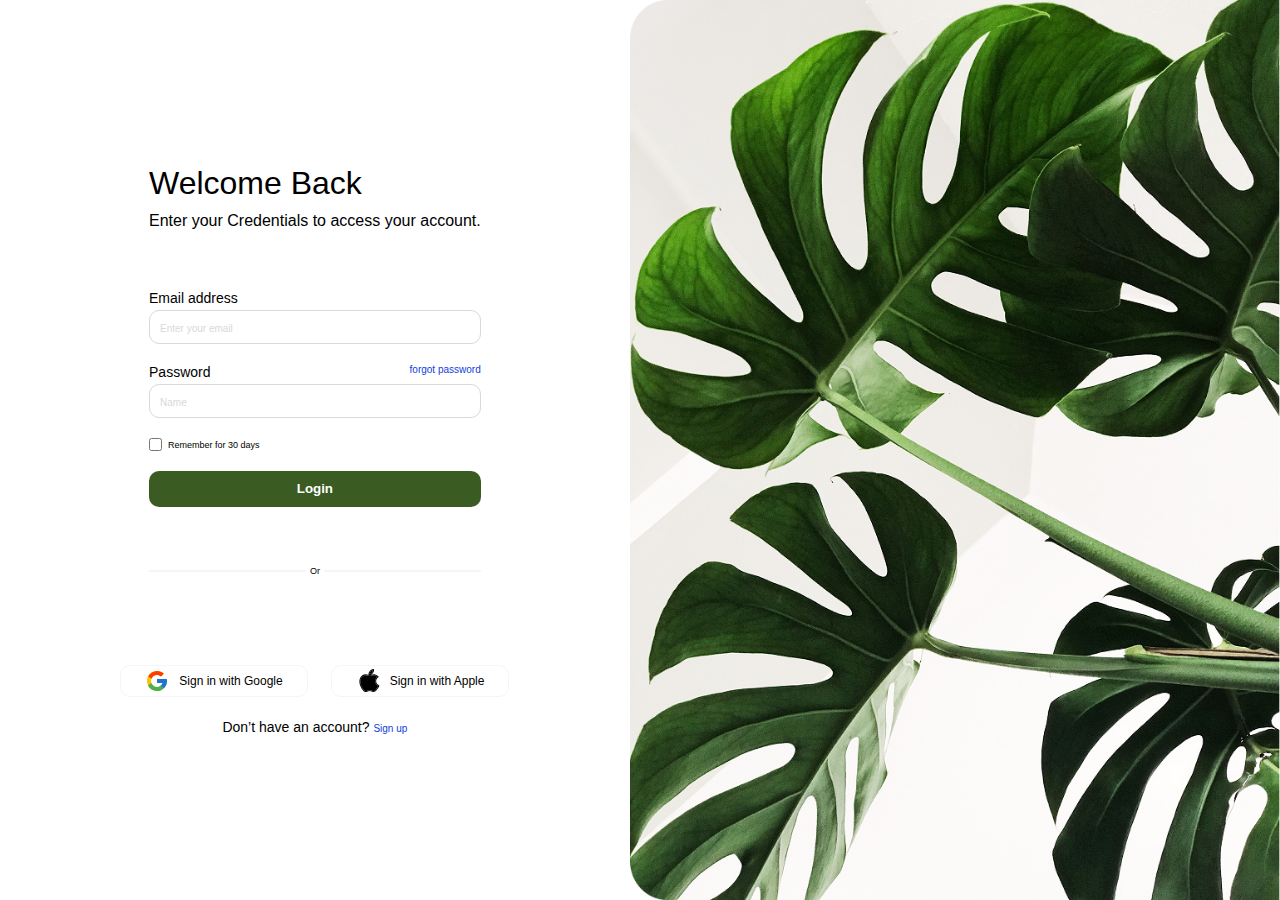
<file: signin/index.html>
<!DOCTYPE html>
<html lang="pt-br">
<head>
    <meta charset="UTF-8">
    <meta name="viewport" content="width=device-width, initial-scale=1.0">
    <title>Sign In</title>
    <link rel="stylesheet" href="./style.css">
</head>
<body>
    <main>
        <section>
            <div class="form-container">
                <h1>Welcome Back</h1>
                <p>Enter your Credentials to access your account.</p>
                <form action="" method="post">
                    <fieldset>
                        <label for="email">Email address</label>
                        <input placeholder="Enter your email" type="email" name="email" id="email">
                    </fieldset>
                    <fieldset>
                        <div class="title-wrapper">
                            <label for="Password">Password</label>
                            <a href="">forgot password</a>
                        </div>
                        <input placeholder="Name" type="password" name="password" id="password">
                    </fieldset>
                    <fieldset class="checkbox">
                        <input type="checkbox" name="" id="remember">
                        <label for="remember">Remember for 30 days</label>
                    </fieldset>
                    <button type="submit">Login</button>
                </form>
                <div class="divider">
                    <div class="line"></div>
                    <p>Or</p>
                    <div class="line"></div>
                    </div>
                </div>
                <div class="sso-container">
                    <button>
                        <img src="../assets/icons/icons8-google 1.svg" alt="logo google">
                        <p>Sign in with Google</p>
                    </button>
                    <button>
                        <img src="../assets/icons/icons8-apple-logo 1.svg" alt="logo icons8-apple-logo">
                        <p>Sign in with Apple</p>
                    </button>
                </div>
                <div>
                    <p class="redirect-sign-up">Don’t have an account? <a href="">Sign up</a></p>
                </div>
            </div>
        </section>
        <img src="../assets/img/costela-de-adao.png" alt="foto de uma planta costela de adão">
    </main>
    <script>
         document.getElementById("loginForm").addEventListener("submit", function (e) {
      e.preventDefault();
      alert("Login realizado com sucesso!");
       });
    </script>
</body>
</html>
</file>
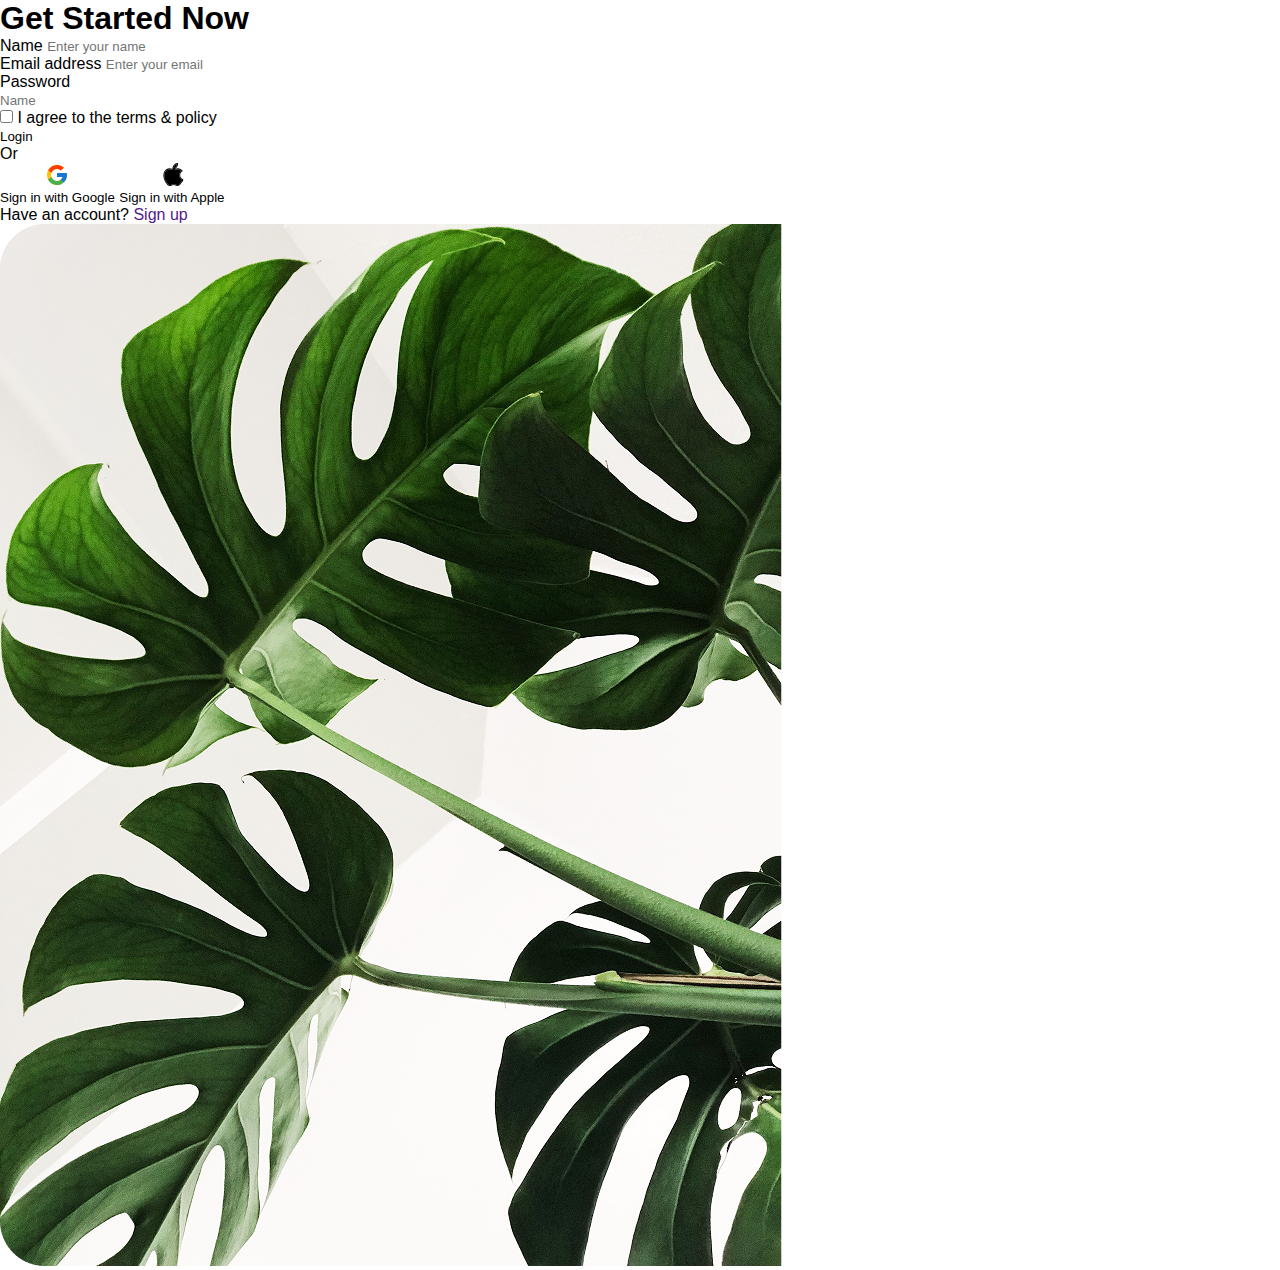
<file: signup/index.html>
<!DOCTYPE html>
<html lang="pt-br">
<head>
    <meta charset="UTF-8">
    <meta name="viewport" content="width=device-width, initial-scale=1.0">
    <title>Sign Up</title>
    <link rel="stylesheet" href="./style.css">
</head>
<body>
    <main>
        <section>
            <div class="form-container">
                <h1>Get Started Now</h1>
                <form action="" method="post">
                    <fieldset>
                        <label for="email">Name</label>
                        <input placeholder="Enter your name" type="name" name="name" id="name">
                    </fieldset>
                    <fieldset>
                        <label for="email">Email address</label>
                        <input placeholder="Enter your email" type="email" name="email" id="email">
                    </fieldset>
                    <fieldset>
                        <div class="title-wrapper">
                            <label for="Password">Password</label>
                        </div>
                        <input placeholder="Name" type="password" name="password" id="password">
                    </fieldset>
                    <fieldset class="checkbox">
                        <input type="checkbox" name="" id="remember">
                        <label for="remember">I agree to the terms & policy</label>
                    </fieldset>
                    <button type="submit">Login</button>
                </form>
                <div class="divider">
                    <div class="line"></div>
                    <p>Or</p>
                    <div class="line"></div>
                    </div>
                </div>
                <div class="sso-container">
                    <button>
                        <img src="../assets/icons/icons8-google 1.svg" alt="logo google">
                        <p>Sign in with Google</p>
                    </button>
                    <button>
                        <img src="../assets/icons/icons8-apple-logo 1.svg" alt="logo icons8-apple-logo">
                        <p>Sign in with Apple</p>
                    </button>
                </div>
                <div>
                    <p class="redirect-sign-up">Have an account? <a href="">Sign up</a></p>
                </div>
            </div>
        </section>
        <img src="../assets/img/costela-de-adao.png" alt="foto de uma planta costela de adão">
    </main>
    <script>
    document.getElementById("signupForm").addEventListener("submit", function (e) {
      e.preventDefault();
      alert("Cadastro realizado com sucesso!");
    });
  </script>
</body>
</html>
</file>
<file: signin/style.css>
@import url("../style/global.css");

 main {
     width: 100vw;
     height: 100vh;

     display: flex;
    }

 section {
    width: 49.2vw;

    display: flex;
    flex-direction: column;
    align-items: center;
    justify-content: center;
 }

 h1 {
    font-size: 32px;
    font-weight: 500;
    font-style: normal;
    color: var(--black)
 }

 .form-container > p {
    font-size: 16px;
    font-weight: 500;
    margin-top: 10px;
    color: var(--black)
   }
   
   form {
      display: flex;
      flex-direction: column;
      gap: 20px;
    margin-top: 60px;
 }

fieldset {
    display: flex;
    flex-direction: column;
    gap: 4px;
}

.checkbox {
   flex-direction: row;
   gap: 6px;
   justify-content: flex-start;
   align-items: center;
}

.checkbox > label {
   font-size: 9px;
}

form button {
   height: 35.4px;
   background-color: var(--green);
   color: var(--white);
   border-radius: 10px;
   font-weight: 700;
   font-style: normal;
}

.title-wrapper {
   display: flex;
   justify-content: space-between;
}

 img {
    width: 50.8%;
 }

 label {
   font-size: 14px;
   font-weight: 500;
   color: var(--black);
 }

 input {
  border: 1px solid var(--gray);
  border-radius: 10px;
  padding: 8.5px 10px;
 }
 #remember {
   border: unset;
   border-radius: unset;
   padding: unset;
 }

 input::placeholder {
   font-size: 10px;
   font-weight: 500;
   color: var(--gray);
 }

 a {
   font-size: 10px;
   font-weight: 500;
   color: var(--blue);
 }

 .divider {
   width: 100%;
   display: flex;
   justify-content: center;
   align-items: center;
   border: 2px;
   gap: 4.5px;
   margin-top: 59px;
 }

 .line {
   width: 100%;
   height: 2px;
   background-color: var(--border-gray);
   
 }

 .divider > p {
   font-size: 9px;
   color: var(--black);
   font-weight: 500;
 }

.sso-container {
   display: flex;
   justify-content: center;
   align-items: center;
   gap: 23px;
   margin-top: 89px;
}

.sso-container img {
   width: 24px;
   height: 24px;
}

.sso-container button {
   height: 32px;
   gap: 10px;
   padding: 4px 24px;
   border: 1px solid var(--border-gray);
   border-radius: 10px;

   display: flex;
   justify-content: center;
   align-items: center;
   font-size: 12px;
}

.redirect-sign-up {
   font-size: 14px !important;
   color: var(--black);
   justify-content: center;
   margin-top: 22px;
}

.redirect-sign-up p a {
   font-size: 14px;
   color: var(--blue);
}
</file>
<file: signup/style.css>
@import url("../style/global.css");
</file>
